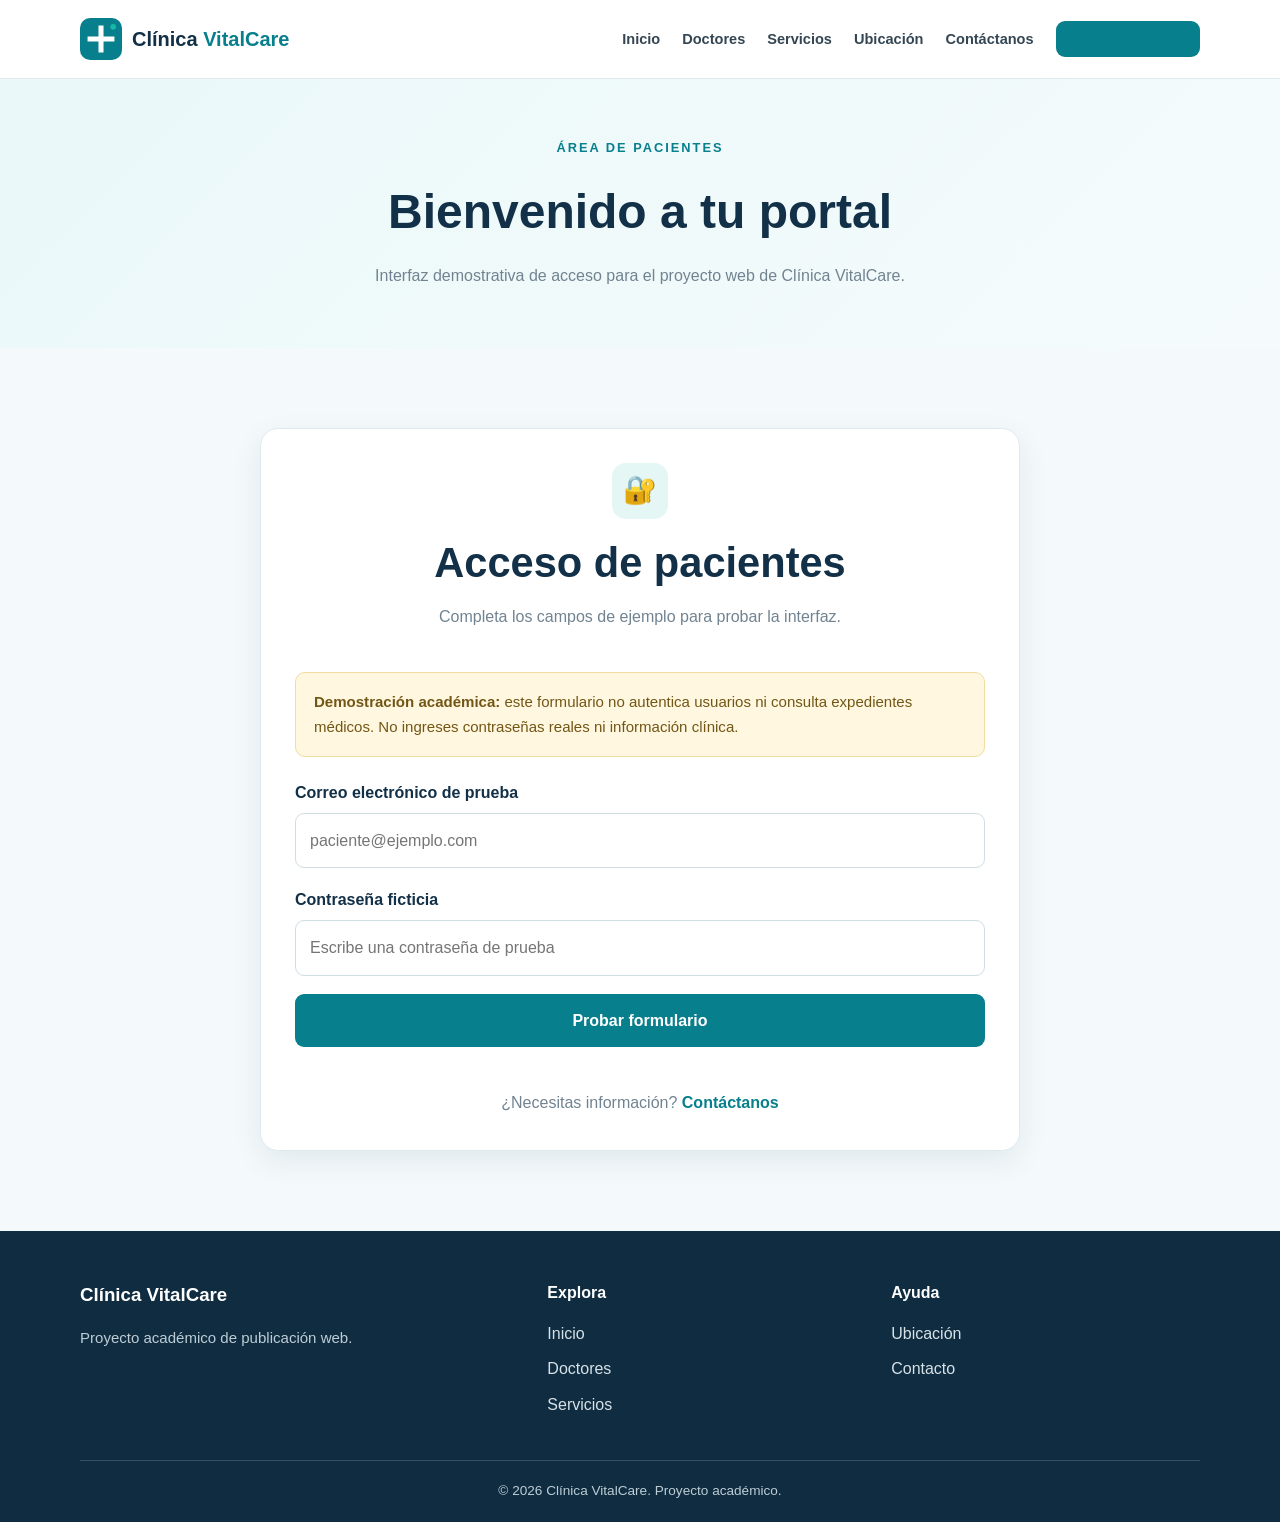
<file: accesopacientes.html>
<!DOCTYPE html>
<html lang="es">
<head>
    <meta charset="UTF-8">
    <meta name="viewport" content="width=device-width, initial-scale=1.0">
    <meta name="description" content="Portal demostrativo de pacientes de Clínica VitalCare.">
    <title>Acceso de pacientes | Clínica VitalCare</title>
    <link rel="stylesheet" href="css/styles.css">
    <script src="js/script.js" defer></script>
</head>
<body>

<header class="header">
    <nav class="navbar container" aria-label="Navegación principal">
        <a href="index.html" class="brand">
            <img src="img/logo.svg" alt="">
            <div>Clínica <span>VitalCare</span></div>
        </a>
        <button class="menu-toggle" id="menuButton"
            aria-label="Abrir menu" aria-expanded="false"
            aria-controls="navLinks">☰</button>
        <ul class="nav-links" id="navLinks">
            <li><a href="index.html">Inicio</a></li>
            <li><a href="doctores.html">Doctores</a></li>
            <li><a href="servicios.html">Servicios</a></li>
            <li><a href="ubicacion.html">Ubicación</a></li>
            <li><a href="contactanos.html">Contáctanos</a></li>
            <li><a class="nav-cta active" href="accesopacientes.html">Portal pacientes</a></li>
        </ul>
    </nav>
</header>

<main>
    <section class="page-banner">
        <div class="container">
            <div class="eyebrow">Área de pacientes</div>
            <h1>Bienvenido a tu portal</h1>
            <p>
                Interfaz demostrativa de acceso para el proyecto web
                de Clínica VitalCare.
            </p>
        </div>
    </section>

    <section class="section section-light">
        <div class="container">
            <div class="form-card">
                <div class="section-heading">
                    <div class="card-icon" style="margin: 0 auto 18px;">🔐</div>
                    <h2>Acceso de pacientes</h2>
                    <p>Completa los campos de ejemplo para probar la interfaz.</p>
                </div>

                <div class="notice">
                    <strong>Demostración académica:</strong> este formulario
                    no autentica usuarios ni consulta expedientes médicos.
                    No ingreses contraseñas reales ni información clínica.
                </div>

                <form id="patientForm">
                    <div class="form-group">
                        <label for="patientEmail">Correo electrónico de prueba</label>
                        <input
                            type="email"
                            id="patientEmail"
                            name="patientEmail"
                            placeholder="paciente@ejemplo.com"
                            autocomplete="off"
                            required>
                    </div>

                    <div class="form-group">
                        <label for="patientPassword">Contraseña ficticia</label>
                        <input
                            type="password"
                            id="patientPassword"
                            name="patientPassword"
                            placeholder="Escribe una contraseña de prueba"
                            autocomplete="new-password"
                            minlength="4"
                            required>
                    </div>

                    <button type="submit" class="btn btn-primary"
                        style="width: 100%;">
                        Probar formulario
                    </button>

                    <div class="form-message" id="patientMessage"
                        role="status" aria-live="polite"></div>
                </form>

                <p class="text-center text-muted mt-24">
                    ¿Necesitas información?
                    <a class="card-link" href="contactanos.html">Contáctanos</a>
                </p>
            </div>
        </div>
    </section>
</main>

<footer class="footer">
    <div class="container">
        <div class="footer-grid">
            <div>
                <h3>Clínica VitalCare</h3>
                <p>Proyecto académico de publicación web.</p>
            </div>
            <div>
                <h4>Explora</h4>
                <ul class="footer-links">
                    <li><a href="index.html">Inicio</a></li>
                    <li><a href="doctores.html">Doctores</a></li>
                    <li><a href="servicios.html">Servicios</a></li>
                </ul>
            </div>
            <div>
                <h4>Ayuda</h4>
                <ul class="footer-links">
                    <li><a href="ubicacion.html">Ubicación</a></li>
                    <li><a href="contactanos.html">Contacto</a></li>
                </ul>
            </div>
        </div>
        <div class="footer-bottom">
            © <span class="current-year"></span> Clínica VitalCare.
            Proyecto académico.
        </div>
    </div>
</footer>

</body>
</html>
</file>
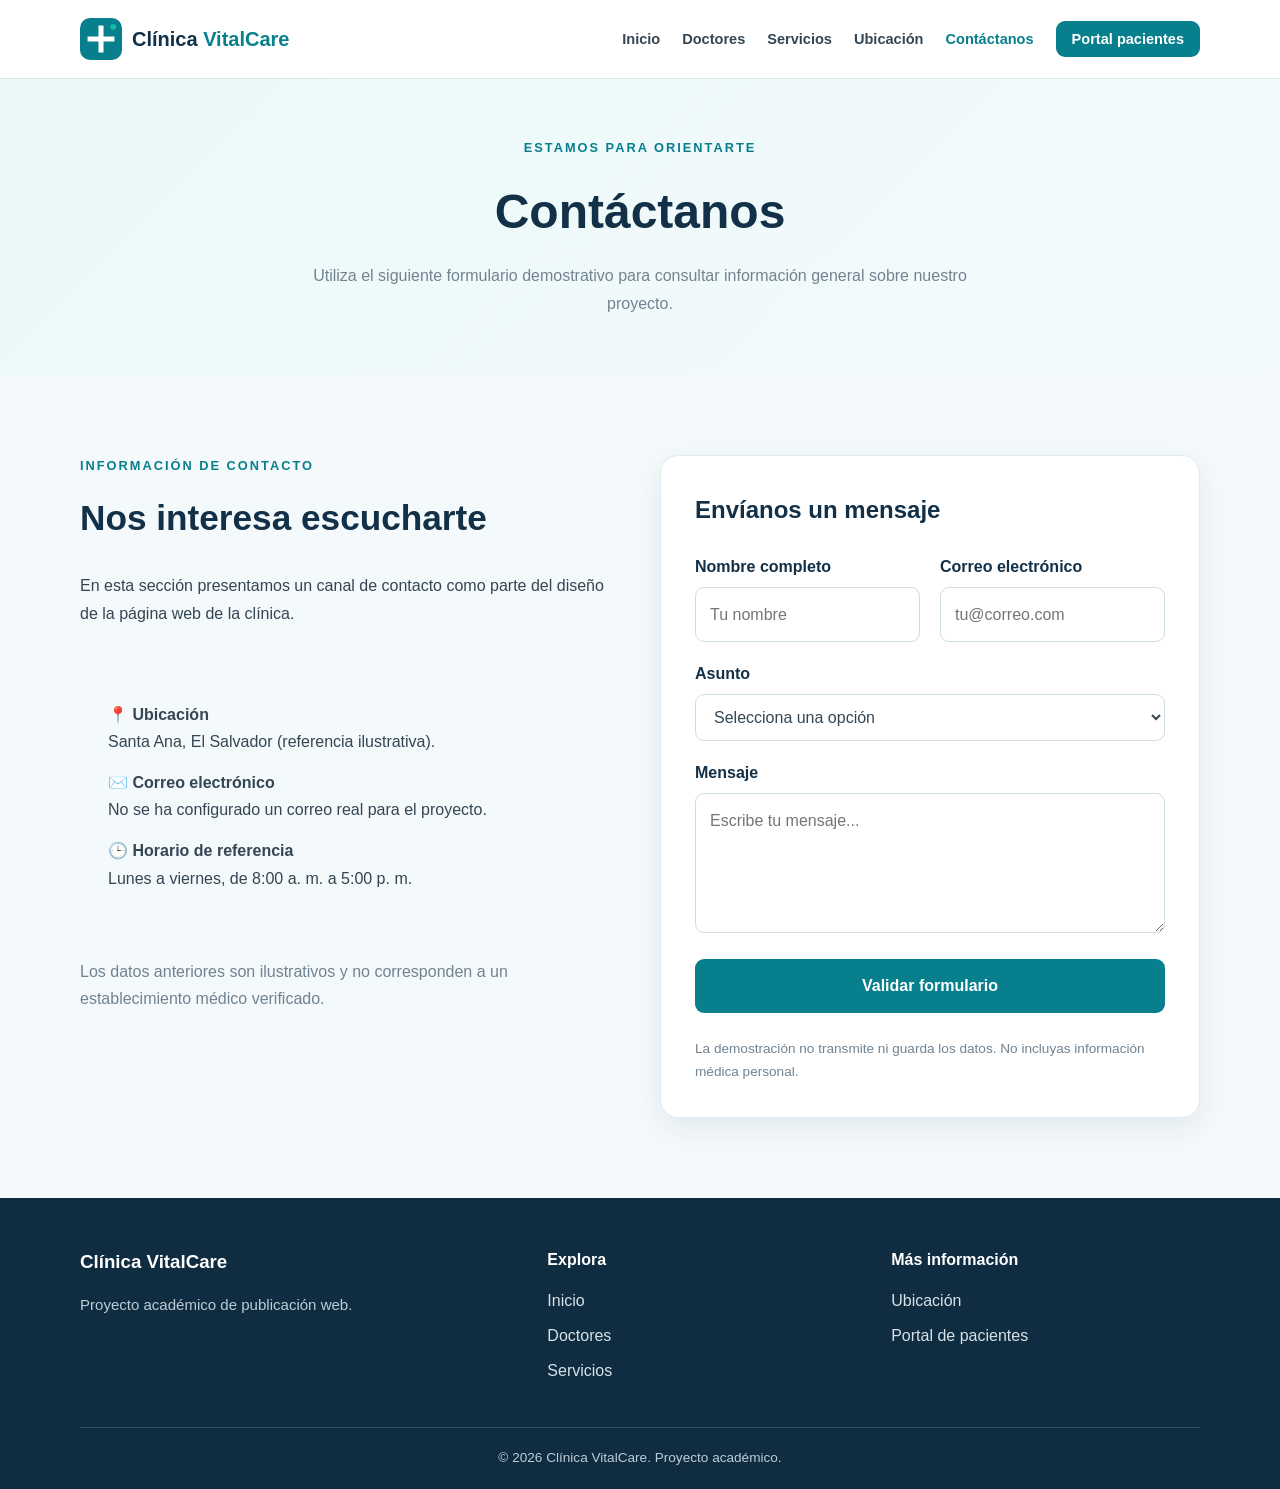
<file: contactanos.html>
<!DOCTYPE html>
<html lang="es">
<head>
    <meta charset="UTF-8">
    <meta name="viewport" content="width=device-width, initial-scale=1.0">
    <meta name="description" content="Formulario de contacto de Clínica VitalCare.">
    <title>Contáctanos | Clínica VitalCare</title>
    <link rel="stylesheet" href="css/styles.css">
    <script src="js/script.js" defer></script>
</head>
<body>

<header class="header">
    <nav class="navbar container" aria-label="Navegación principal">
        <a href="index.html" class="brand">
            <img src="img/logo.svg" alt="">
            <div>Clínica <span>VitalCare</span></div>
        </a>
        <button class="menu-toggle" id="menuButton"
            aria-label="Abrir menu" aria-expanded="false"
            aria-controls="navLinks">☰</button>
        <ul class="nav-links" id="navLinks">
            <li><a href="index.html">Inicio</a></li>
            <li><a href="doctores.html">Doctores</a></li>
            <li><a href="servicios.html">Servicios</a></li>
            <li><a href="ubicacion.html">Ubicación</a></li>
            <li><a class="active" href="contactanos.html">Contáctanos</a></li>
            <li><a class="nav-cta" href="accesopacientes.html">Portal pacientes</a></li>
        </ul>
    </nav>
</header>

<main>
    <section class="page-banner">
        <div class="container">
            <div class="eyebrow">Estamos para orientarte</div>
            <h1>Contáctanos</h1>
            <p>
                Utiliza el siguiente formulario demostrativo para consultar
                información general sobre nuestro proyecto.
            </p>
        </div>
    </section>

    <section class="section section-light">
        <div class="container two-column">
            <div>
                <div class="eyebrow">Información de contacto</div>
                <h2 style="color: var(--navy); font-size: 2.2rem;">
                    Nos interesa escucharte
                </h2>
                <p class="mt-24">
                    En esta sección presentamos un canal de contacto
                    como parte del diseño de la página web de la clínica.
                </p>

                <div class="info-panel mt-32">
                    <div class="info-row">
                        <strong>📍 Ubicación</strong>
                        <p>Santa Ana, El Salvador (referencia ilustrativa).</p>
                    </div>
                    <div class="info-row">
                        <strong>✉️ Correo electrónico</strong>
                        <p>No se ha configurado un correo real para el proyecto.</p>
                    </div>
                    <div class="info-row">
                        <strong>🕒 Horario de referencia</strong>
                        <p>Lunes a viernes, de 8:00 a. m. a 5:00 p. m.</p>
                    </div>
                </div>

                <p class="text-muted mt-24">
                    Los datos anteriores son ilustrativos y no corresponden
                    a un establecimiento médico verificado.
                </p>
            </div>

            <div class="form-card">
                <h2 style="color: var(--navy); margin-bottom: 22px;">
                    Envíanos un mensaje
                </h2>

                <form id="contactForm">
                    <div class="form-grid">
                        <div class="form-group">
                            <label for="name">Nombre completo</label>
                            <input type="text" id="name" name="name"
                                placeholder="Tu nombre" maxlength="100" required>
                        </div>

                        <div class="form-group">
                            <label for="email">Correo electrónico</label>
                            <input type="email" id="email" name="email"
                                placeholder="tu@correo.com" maxlength="150" required>
                        </div>
                    </div>

                    <div class="form-group">
                        <label for="subject">Asunto</label>
                        <select id="subject" name="subject" required>
                            <option value="">Selecciona una opción</option>
                            <option value="servicios">Información sobre servicios</option>
                            <option value="ubicacion">Información sobre ubicación</option>
                            <option value="general">Consulta general</option>
                            <option value="otro">Otro asunto</option>
                        </select>
                    </div>

                    <div class="form-group">
                        <label for="message">Mensaje</label>
                        <textarea id="message" name="message"
                            placeholder="Escribe tu mensaje..."
                            maxlength="1000" required></textarea>
                    </div>

                    <button class="btn btn-primary" type="submit"
                        style="width: 100%;">
                        Validar formulario
                    </button>

                    <div class="form-message" id="contactMessage"
                        role="status" aria-live="polite"></div>

                    <p class="text-muted mt-24" style="font-size: 0.85rem;">
                        La demostración no transmite ni guarda los datos.
                        No incluyas información médica personal.
                    </p>
                </form>
            </div>
        </div>
    </section>
</main>

<footer class="footer">
    <div class="container">
        <div class="footer-grid">
            <div>
                <h3>Clínica VitalCare</h3>
                <p>Proyecto académico de publicación web.</p>
            </div>
            <div>
                <h4>Explora</h4>
                <ul class="footer-links">
                    <li><a href="index.html">Inicio</a></li>
                    <li><a href="doctores.html">Doctores</a></li>
                    <li><a href="servicios.html">Servicios</a></li>
                </ul>
            </div>
            <div>
                <h4>Más información</h4>
                <ul class="footer-links">
                    <li><a href="ubicacion.html">Ubicación</a></li>
                    <li><a href="accesopacientes.html">Portal de pacientes</a></li>
                </ul>
            </div>
        </div>
        <div class="footer-bottom">
            © <span class="current-year"></span> Clínica VitalCare.
            Proyecto académico.
        </div>
    </div>
</footer>

</body>
</html>
</file>
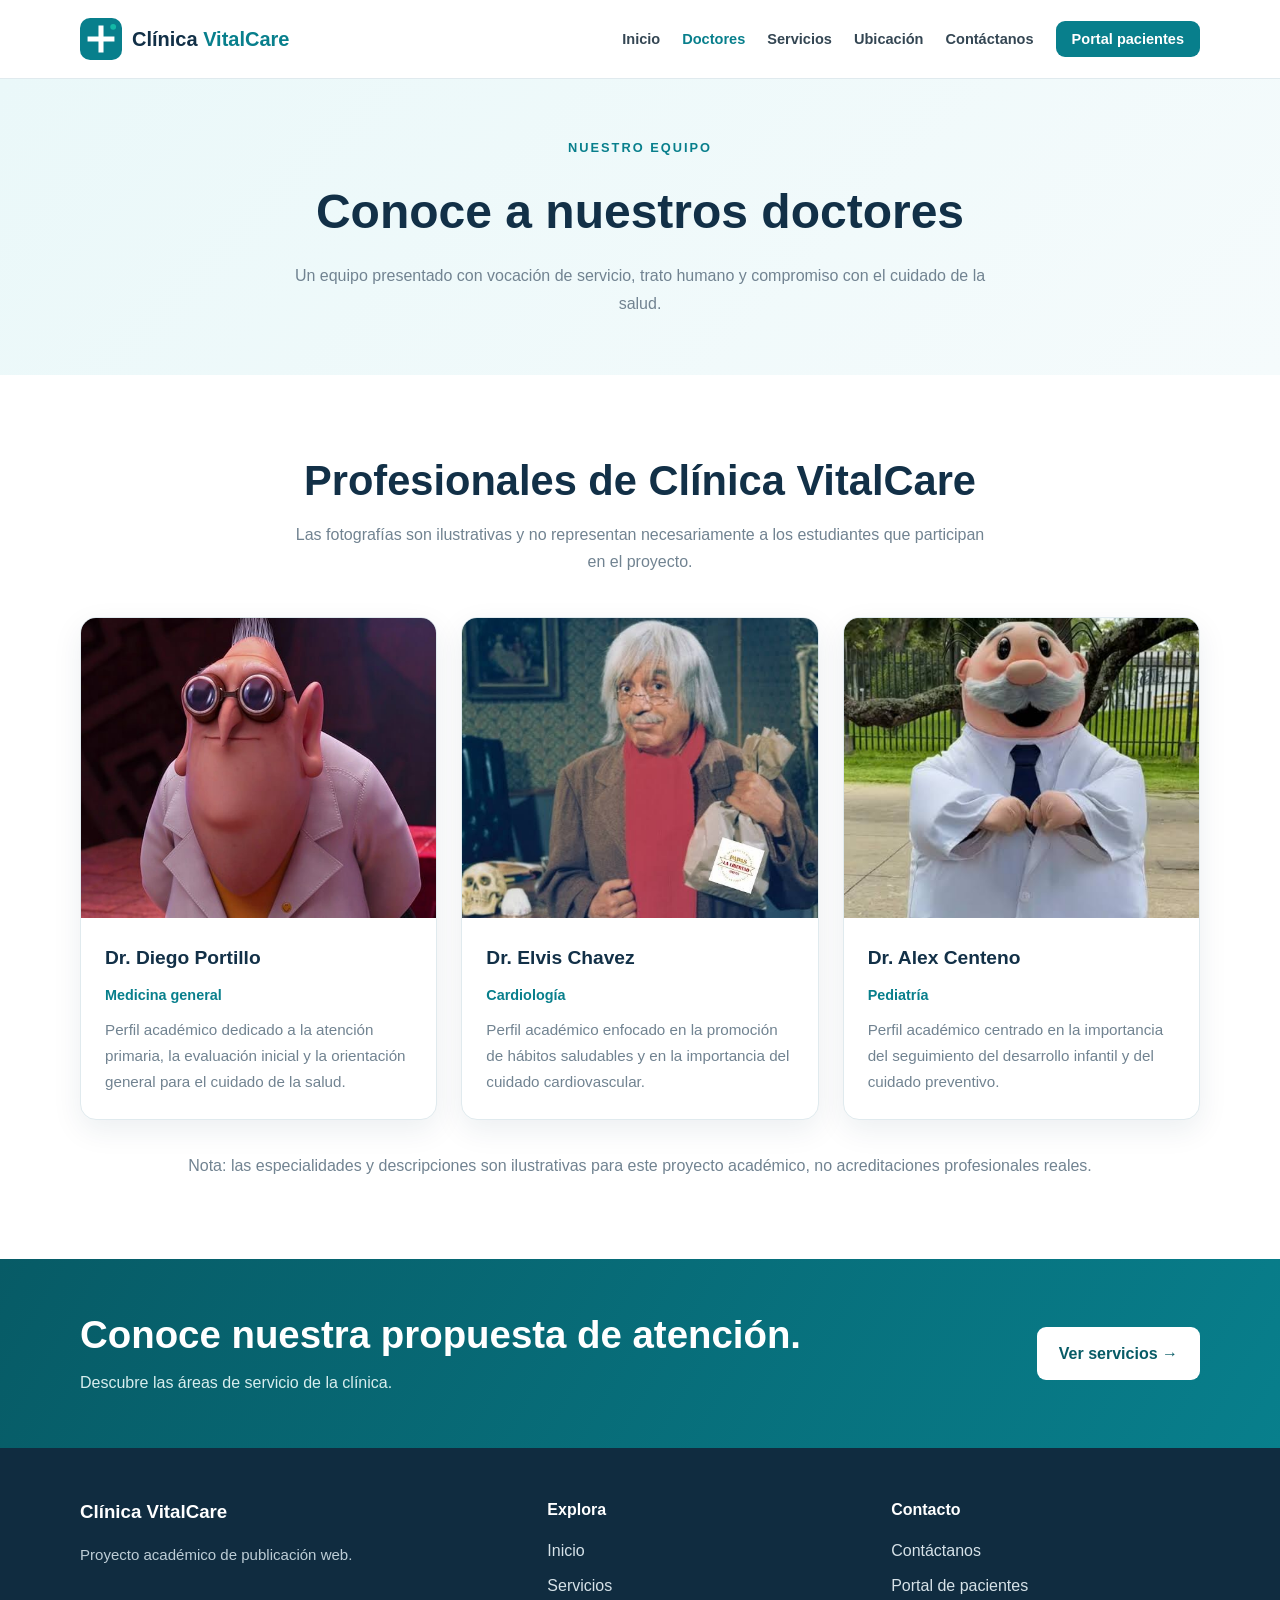
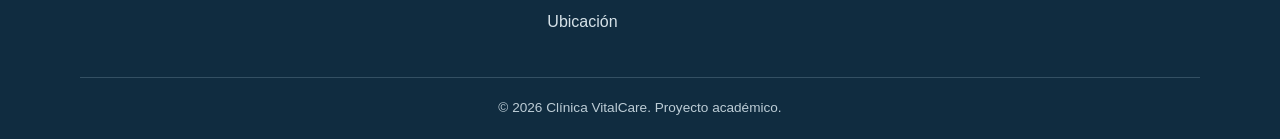
<file: doctores.html>
<!DOCTYPE html>
<html lang="es">
<head>
    <meta charset="UTF-8">
    <meta name="viewport" content="width=device-width, initial-scale=1.0">
    <meta name="description" content="Conoce al equipo médico de Clínica VitalCare.">
    <title>Nuestros doctores | Clínica VitalCare</title>
    <link rel="stylesheet" href="css/styles.css">
    <script src="js/script.js" defer></script>
</head>
<body>

<header class="header">
    <nav class="navbar container" aria-label="Navegación principal">
        <a href="index.html" class="brand">
            <img src="img/logo.svg" alt="">
            <div>Clínica <span>VitalCare</span></div>
        </a>
        <button class="menu-toggle" id="menuButton"
            aria-label="Abrir menu" aria-expanded="false"
            aria-controls="navLinks">☰</button>
        <ul class="nav-links" id="navLinks">
            <li><a href="index.html">Inicio</a></li>
            <li><a class="active" href="doctores.html">Doctores</a></li>
            <li><a href="servicios.html">Servicios</a></li>
            <li><a href="ubicacion.html">Ubicación</a></li>
            <li><a href="contactanos.html">Contáctanos</a></li>
            <li><a class="nav-cta" href="accesopacientes.html">Portal pacientes</a></li>
        </ul>
    </nav>
</header>

<main>
    <section class="page-banner">
        <div class="container">
            <div class="eyebrow">Nuestro equipo</div>
            <h1>Conoce a nuestros doctores</h1>
            <p>
                Un equipo presentado con vocación de servicio, trato humano
                y compromiso con el cuidado de la salud.
            </p>
        </div>
    </section>

    <section class="section">
        <div class="container">
            <div class="section-heading">
                <h2>Profesionales de Clínica VitalCare</h2>
                <p>
                    Las fotografías son ilustrativas y no representan
                    necesariamente a los estudiantes que participan en el proyecto.
                </p>
            </div>

            <div class="card-grid">
                <article class="card doctor-card">
                    <img
                        src="img/drnefario.jpg"
                        alt="Fotografía ilustrativa de un médico">
                    <div class="doctor-info">
                        <h3>Dr. Diego Portillo</h3>
                        <div class="specialty">Medicina general</div>
                        <p>
                            Perfil académico dedicado a la atención primaria,
                            la evaluación inicial y la orientación general
                            para el cuidado de la salud.
                        </p>
                    </div>
                </article>

                <article class="card doctor-card">
                    <img
                        src="img/drchapatin.jpeg"
                        alt="Fotografía ilustrativa de un médico">
                    <div class="doctor-info">
                        <h3>Dr. Elvis Chavez</h3>
                        <div class="specialty">Cardiología</div>
                        <p>
                            Perfil académico enfocado en la promoción de
                            hábitos saludables y en la importancia del
                            cuidado cardiovascular.
                        </p>
                    </div>
                </article>

                <article class="card doctor-card">
                    <img
                        src="img/drsimi.jpg"
                        alt="Fotografía ilustrativa de un médico">
                    <div class="doctor-info">
                        <h3>Dr. Alex Centeno</h3>
                        <div class="specialty">Pediatría</div>
                        <p>
                            Perfil académico centrado en la importancia
                            del seguimiento del desarrollo infantil y
                            del cuidado preventivo.
                        </p>
                    </div>
                </article>
            </div>

            <p class="text-center text-muted mt-32">
                Nota: las especialidades y descripciones son ilustrativas
                para este proyecto académico, no acreditaciones profesionales reales.
            </p>
        </div>
    </section>

    <section class="cta">
        <div class="container cta-inner">
            <div>
                <h2>Conoce nuestra propuesta de atención.</h2>
                <p>Descubre las áreas de servicio de la clínica.</p>
            </div>
            <a class="btn btn-white" href="servicios.html">Ver servicios →</a>
        </div>
    </section>
</main>

<footer class="footer">
    <div class="container">
        <div class="footer-grid">
            <div>
                <h3>Clínica VitalCare</h3>
                <p>Proyecto académico de publicación web.</p>
            </div>
            <div>
                <h4>Explora</h4>
                <ul class="footer-links">
                    <li><a href="index.html">Inicio</a></li>
                    <li><a href="servicios.html">Servicios</a></li>
                    <li><a href="ubicacion.html">Ubicación</a></li>
                </ul>
            </div>
            <div>
                <h4>Contacto</h4>
                <ul class="footer-links">
                    <li><a href="contactanos.html">Contáctanos</a></li>
                    <li><a href="accesopacientes.html">Portal de pacientes</a></li>
                </ul>
            </div>
        </div>
        <div class="footer-bottom">
            © <span class="current-year"></span> Clínica VitalCare.
            Proyecto académico.
        </div>
    </div>
</footer>

</body>
</html>
</file>
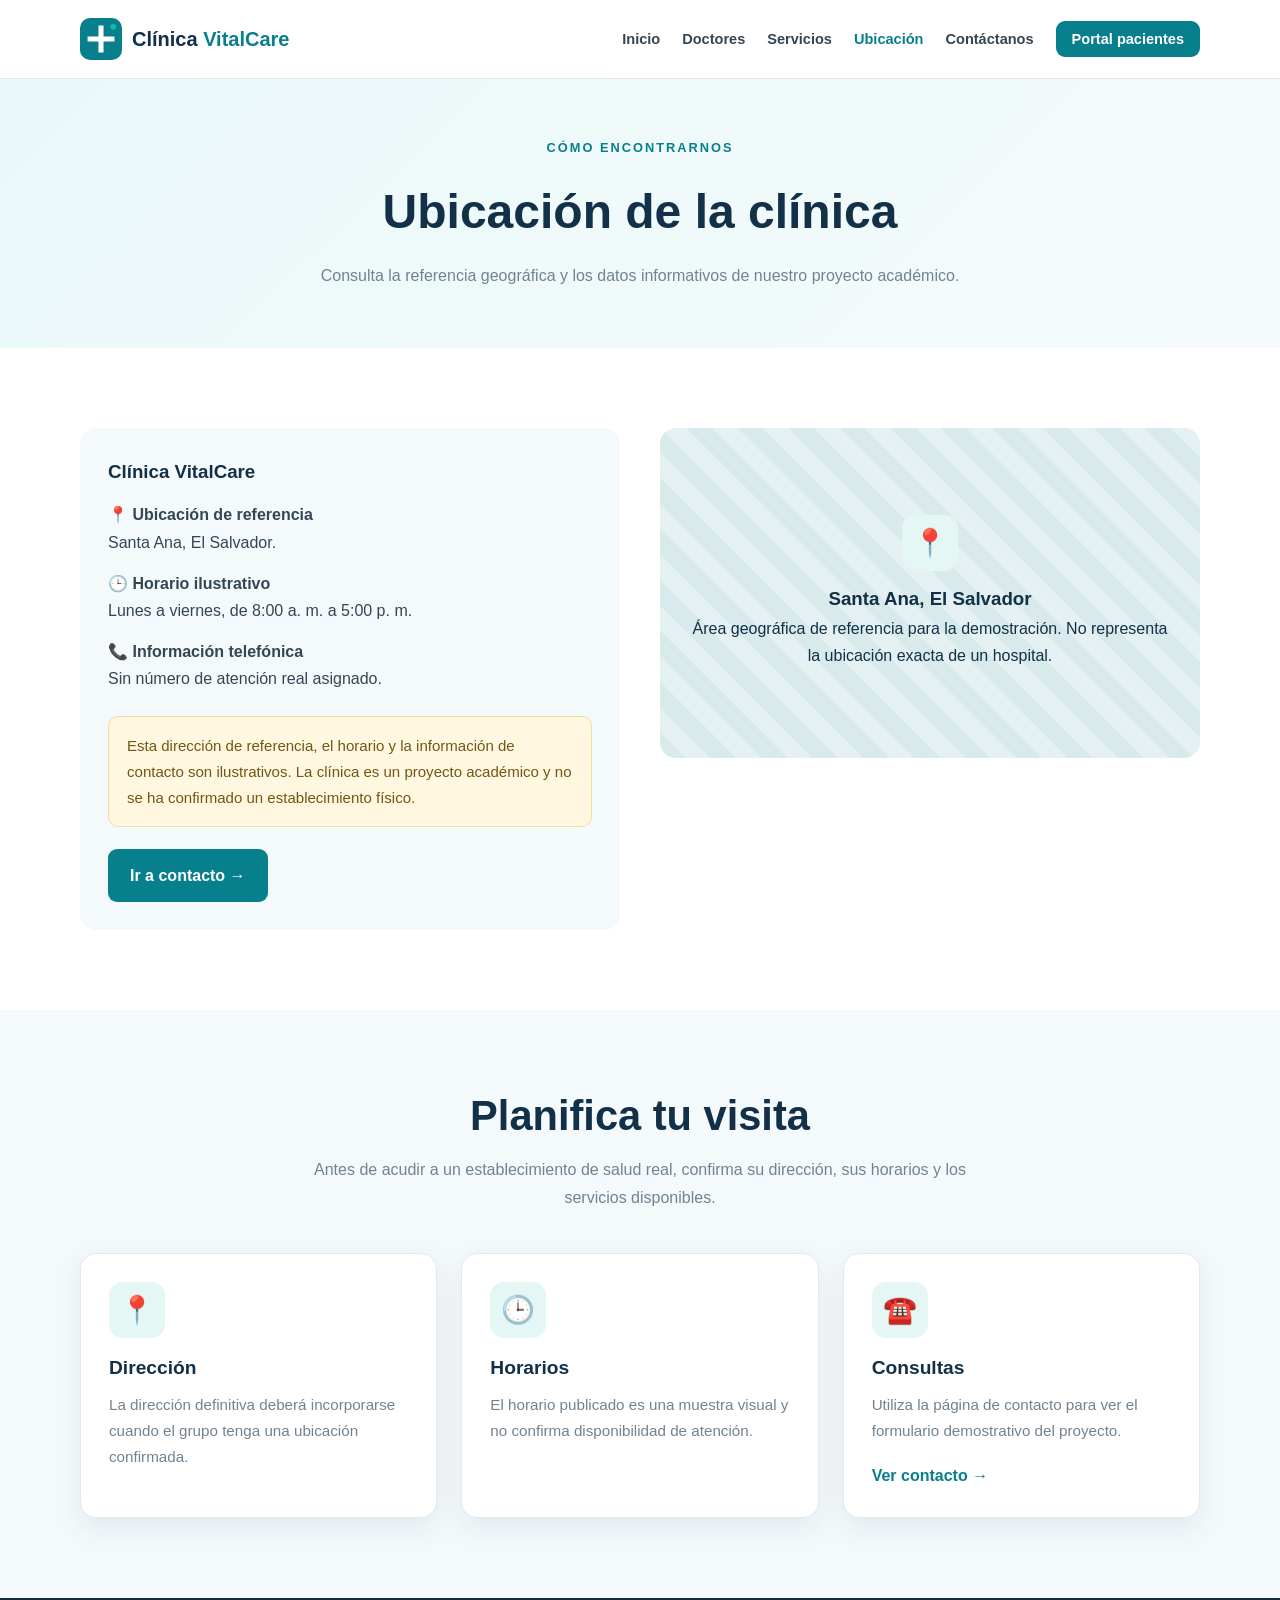
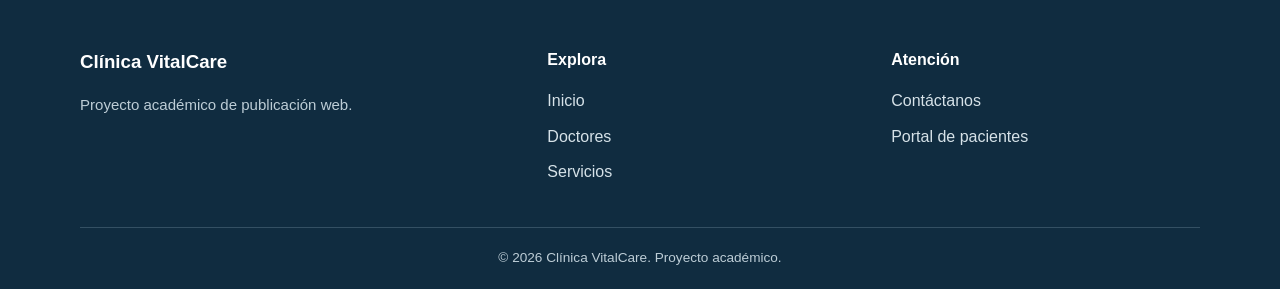
<file: ubicacion.html>
<!DOCTYPE html>
<html lang="es">
<head>
    <meta charset="UTF-8">
    <meta name="viewport" content="width=device-width, initial-scale=1.0">
    <meta name="description" content="Información de ubicación de Clínica VitalCare.">
    <title>Ubicación | Clínica VitalCare</title>
    <link rel="stylesheet" href="css/styles.css">
    <script src="js/script.js" defer></script>
</head>
<body>

<header class="header">
    <nav class="navbar container" aria-label="Navegación principal">
        <a href="index.html" class="brand">
            <img src="img/logo.svg" alt="">
            <div>Clínica <span>VitalCare</span></div>
        </a>
        <button class="menu-toggle" id="menuButton"
            aria-label="Abrir menu" aria-expanded="false"
            aria-controls="navLinks">☰</button>
        <ul class="nav-links" id="navLinks">
            <li><a href="index.html">Inicio</a></li>
            <li><a href="doctores.html">Doctores</a></li>
            <li><a href="servicios.html">Servicios</a></li>
            <li><a class="active" href="ubicacion.html">Ubicación</a></li>
            <li><a href="contactanos.html">Contáctanos</a></li>
            <li><a class="nav-cta" href="accesopacientes.html">Portal pacientes</a></li>
        </ul>
    </nav>
</header>

<main>
    <section class="page-banner">
        <div class="container">
            <div class="eyebrow">Cómo encontrarnos</div>
            <h1>Ubicación de la clínica</h1>
            <p>
                Consulta la referencia geográfica y los datos informativos
                de nuestro proyecto académico.
            </p>
        </div>
    </section>

    <section class="section">
        <div class="container two-column">
            <div class="info-panel">
                <h3>Clínica VitalCare</h3>

                <div class="info-row">
                    <strong>📍 Ubicación de referencia</strong>
                    <p>Santa Ana, El Salvador.</p>
                </div>

                <div class="info-row">
                    <strong>🕒 Horario ilustrativo</strong>
                    <p>Lunes a viernes, de 8:00 a. m. a 5:00 p. m.</p>
                </div>

                <div class="info-row">
                    <strong>📞 Información telefónica</strong>
                    <p>Sin número de atención real asignado.</p>
                </div>

                <div class="notice mt-24">
                    Esta dirección de referencia, el horario y la información
                    de contacto son ilustrativos. La clínica es un proyecto
                    académico y no se ha confirmado un establecimiento físico.
                </div>

                <a class="btn btn-primary" href="contactanos.html">
                    Ir a contacto →
                </a>
            </div>

            <div class="map-placeholder">
                <div>
                    <div class="card-icon">📍</div>
                    <h3>Santa Ana, El Salvador</h3>
                    <p>
                        Área geográfica de referencia para la demostración.
                        No representa la ubicación exacta de un hospital.
                    </p>
                </div>
            </div>
        </div>
    </section>

    <section class="section section-light">
        <div class="container">
            <div class="section-heading">
                <h2>Planifica tu visita</h2>
                <p>
                    Antes de acudir a un establecimiento de salud real,
                    confirma su dirección, sus horarios y los servicios disponibles.
                </p>
            </div>

            <div class="card-grid">
                <article class="card">
                    <div class="card-icon">📍</div>
                    <h3>Dirección</h3>
                    <p>La dirección definitiva deberá incorporarse cuando
                    el grupo tenga una ubicación confirmada.</p>
                </article>

                <article class="card">
                    <div class="card-icon">🕒</div>
                    <h3>Horarios</h3>
                    <p>El horario publicado es una muestra visual y no
                    confirma disponibilidad de atención.</p>
                </article>

                <article class="card">
                    <div class="card-icon">☎️</div>
                    <h3>Consultas</h3>
                    <p>Utiliza la página de contacto para ver el formulario
                    demostrativo del proyecto.</p>
                    <a class="card-link" href="contactanos.html">Ver contacto →</a>
                </article>
            </div>
        </div>
    </section>
</main>

<footer class="footer">
    <div class="container">
        <div class="footer-grid">
            <div>
                <h3>Clínica VitalCare</h3>
                <p>Proyecto académico de publicación web.</p>
            </div>
            <div>
                <h4>Explora</h4>
                <ul class="footer-links">
                    <li><a href="index.html">Inicio</a></li>
                    <li><a href="doctores.html">Doctores</a></li>
                    <li><a href="servicios.html">Servicios</a></li>
                </ul>
            </div>
            <div>
                <h4>Atención</h4>
                <ul class="footer-links">
                    <li><a href="contactanos.html">Contáctanos</a></li>
                    <li><a href="accesopacientes.html">Portal de pacientes</a></li>
                </ul>
            </div>
        </div>
        <div class="footer-bottom">
            © <span class="current-year"></span> Clínica VitalCare.
            Proyecto académico.
        </div>
    </div>
</footer>

</body>
</html>
</file>
<file: css/styles.css>
/* =========================================
   CLINICA VITALCARE - ESTILOS GENERALES
========================================= */

:root {
    --primary: #087f8c;
    --primary-dark: #075b66;
    --secondary: #14b8a6;
    --navy: #123047;
    --background: #f4f9fb;
    --white: #ffffff;
    --text: #344653;
    --muted: #718391;
    --border: #e0eaee;
    --shadow: 0 10px 30px rgba(18, 48, 71, 0.08);
}

* {
    margin: 0;
    padding: 0;
    box-sizing: border-box;
}

html {
    scroll-behavior: smooth;
}

body {
    font-family: Arial, Helvetica, sans-serif;
    color: var(--text);
    background: var(--white);
    line-height: 1.7;
}

a {
    color: inherit;
    text-decoration: none;
}

img {
    max-width: 100%;
    display: block;
}

button,
input,
textarea,
select {
    font: inherit;
}

button,
.btn {
    cursor: pointer;
}

.container {
    width: min(1120px, 90%);
    margin: auto;
}

.section {
    padding: 80px 0;
}

.section-light {
    background: var(--background);
}

.section-heading {
    text-align: center;
    max-width: 700px;
    margin: 0 auto 42px;
}

.section-heading h2 {
    color: var(--navy);
    font-size: clamp(1.8rem, 4vw, 2.6rem);
    line-height: 1.25;
    margin-bottom: 14px;
}

.section-heading p {
    color: var(--muted);
}

.eyebrow {
    color: var(--primary);
    text-transform: uppercase;
    letter-spacing: 2px;
    font-size: 0.8rem;
    font-weight: 700;
    margin-bottom: 12px;
}

.text-center {
    text-align: center;
}

.text-muted {
    color: var(--muted);
}

.mt-24 {
    margin-top: 24px;
}

.mt-32 {
    margin-top: 32px;
}

/* ENCABEZADO Y NAVEGACION */

.header {
    background: var(--white);
    border-bottom: 1px solid var(--border);
    position: sticky;
    top: 0;
    z-index: 1000;
}

.navbar {
    min-height: 78px;
    display: flex;
    align-items: center;
    justify-content: space-between;
    gap: 24px;
}

.brand {
    display: flex;
    align-items: center;
    gap: 10px;
    color: var(--navy);
    font-weight: 800;
    font-size: 1.25rem;
    white-space: nowrap;
}

.brand img {
    width: 42px;
    height: 42px;
}

.brand span {
    color: var(--primary);
}

.nav-links {
    display: flex;
    align-items: center;
    gap: 22px;
    list-style: none;
}

.nav-links a {
    color: var(--text);
    font-size: 0.91rem;
    font-weight: 600;
    transition: color 0.2s;
}

.nav-links a:hover,
.nav-links a.active {
    color: var(--primary);
}

.nav-links .nav-cta {
    background: var(--primary);
    color: var(--white);
    padding: 10px 16px;
    border-radius: 9px;
}

.nav-links .nav-cta:hover {
    background: var(--primary-dark);
    color: var(--white);
}

.menu-toggle {
    display: none;
    border: 0;
    background: var(--background);
    color: var(--navy);
    border-radius: 8px;
    padding: 8px 12px;
    font-size: 1.4rem;
}

/* BOTONES */

.btn {
    display: inline-flex;
    align-items: center;
    justify-content: center;
    gap: 8px;
    border: 0;
    border-radius: 9px;
    padding: 13px 22px;
    font-weight: 700;
    transition: transform 0.2s, background 0.2s;
}

.btn:hover {
    transform: translateY(-2px);
}

.btn-primary {
    color: var(--white);
    background: var(--primary);
}

.btn-primary:hover {
    background: var(--primary-dark);
}

.btn-outline {
    border: 1px solid var(--primary);
    color: var(--primary);
    background: transparent;
}

.btn-outline:hover {
    background: #e9f8f8;
}

.btn-white {
    color: var(--primary-dark);
    background: var(--white);
}

/* PORTADA */

.hero {
    background:
        radial-gradient(circle at 85% 20%, #c9f4ed 0, transparent 30%),
        linear-gradient(135deg, #f2fbfc, #e7f5f8);
    padding: 78px 0;
    overflow: hidden;
}

.hero-grid {
    display: grid;
    grid-template-columns: 1.1fr 0.9fr;
    align-items: center;
    gap: 54px;
}

.hero h1 {
    color: var(--navy);
    font-size: clamp(2.4rem, 5vw, 4rem);
    line-height: 1.12;
    margin-bottom: 22px;
    letter-spacing: -1.5px;
}

.hero h1 span {
    color: var(--primary);
}

.hero p {
    color: var(--muted);
    font-size: 1.08rem;
    max-width: 580px;
    margin-bottom: 28px;
}

.hero-actions {
    display: flex;
    flex-wrap: wrap;
    gap: 12px;
}

.hero-image {
    width: 100%;
    height: 420px;
    object-fit: cover;
    border-radius: 28px;
    box-shadow: var(--shadow);
}

.hero-note {
    display: flex;
    align-items: center;
    gap: 12px;
    margin-top: 28px;
    color: var(--muted);
    font-size: 0.92rem;
}

.status-dot {
    width: 11px;
    height: 11px;
    background: #21b77a;
    border-radius: 50%;
    flex-shrink: 0;
}

/* TARJETAS */

.card-grid {
    display: grid;
    grid-template-columns: repeat(3, minmax(0, 1fr));
    gap: 24px;
}

.card {
    background: var(--white);
    border: 1px solid var(--border);
    border-radius: 16px;
    padding: 28px;
    box-shadow: var(--shadow);
    transition: transform 0.2s;
}

.card:hover {
    transform: translateY(-5px);
}

.card h3 {
    color: var(--navy);
    margin: 14px 0 8px;
    font-size: 1.2rem;
}

.card p {
    color: var(--muted);
    font-size: 0.95rem;
}

.card-icon {
    display: grid;
    place-items: center;
    width: 56px;
    height: 56px;
    border-radius: 14px;
    background: #e4f7f5;
    color: var(--primary);
    font-size: 1.7rem;
}

.card-link {
    display: inline-block;
    margin-top: 18px;
    color: var(--primary);
    font-weight: 700;
}

/* DOCTORES */

.doctor-card {
    padding: 0;
    overflow: hidden;
}

.doctor-card img {
    width: 100%;
    height: 300px;
    object-fit: cover;
    object-position: center 25%;
    background: #e6f0f2;
}

.doctor-info {
    padding: 24px;
}

.doctor-info h3 {
    margin-top: 0;
}

.specialty {
    color: var(--primary);
    font-size: 0.9rem;
    font-weight: 700;
    margin-bottom: 10px;
}

/* TITULOS INTERNOS */

.page-banner {
    background: linear-gradient(135deg, #eaf8f9, #f5fbfc);
    padding: 58px 0;
    text-align: center;
}

.page-banner h1 {
    color: var(--navy);
    font-size: clamp(2rem, 4vw, 3rem);
    margin-bottom: 10px;
}

.page-banner p {
    color: var(--muted);
    max-width: 720px;
    margin: auto;
}

/* CONTENIDO EN DOS COLUMNAS */

.two-column {
    display: grid;
    grid-template-columns: repeat(2, minmax(0, 1fr));
    gap: 40px;
    align-items: start;
}

.content-image {
    width: 100%;
    min-height: 300px;
    height: 100%;
    max-height: 430px;
    object-fit: cover;
    border-radius: 18px;
}

.feature-list {
    list-style: none;
    margin: 22px 0;
}

.feature-list li {
    margin-bottom: 12px;
    padding-left: 28px;
    position: relative;
}

.feature-list li::before {
    content: "✓";
    position: absolute;
    left: 0;
    color: var(--primary);
    font-weight: 800;
}

/* FORMULARIOS */

.form-card {
    max-width: 760px;
    margin: auto;
    padding: 34px;
    background: var(--white);
    border: 1px solid var(--border);
    border-radius: 18px;
    box-shadow: var(--shadow);
}

.form-grid {
    display: grid;
    grid-template-columns: repeat(2, minmax(0, 1fr));
    gap: 20px;
}

.form-group {
    margin-bottom: 18px;
}

.form-group label {
    display: block;
    font-weight: 700;
    color: var(--navy);
    margin-bottom: 7px;
}

.form-group input,
.form-group textarea,
.form-group select {
    width: 100%;
    padding: 13px 14px;
    border: 1px solid #cfdee4;
    border-radius: 9px;
    outline: none;
    background: #fff;
    color: var(--text);
}

.form-group input:focus,
.form-group textarea:focus,
.form-group select:focus {
    border-color: var(--primary);
    box-shadow: 0 0 0 3px rgba(8, 127, 140, 0.1);
}

.form-group textarea {
    min-height: 140px;
    resize: vertical;
}

.form-message {
    margin-top: 18px;
    padding: 12px;
    border-radius: 8px;
    background: #e5f8f0;
    color: #176b4b;
    display: none;
}

.notice {
    padding: 16px 18px;
    border-radius: 10px;
    background: #fff7df;
    border: 1px solid #f1dda0;
    color: #725616;
    margin-bottom: 22px;
    font-size: 0.94rem;
}

/* UBICACION Y CONTACTO */

.info-panel {
    padding: 28px;
    background: var(--background);
    border-radius: 16px;
}

.info-panel h3 {
    color: var(--navy);
    margin-bottom: 12px;
}

.info-row {
    margin: 14px 0;
}

.map-placeholder {
    min-height: 330px;
    display: grid;
    place-items: center;
    text-align: center;
    padding: 30px;
    border-radius: 16px;
    background:
        linear-gradient(rgba(8, 127, 140, 0.07), rgba(8, 127, 140, 0.07)),
        repeating-linear-gradient(45deg, #e8f2f2, #e8f2f2 18px, #f5f9f9 18px, #f5f9f9 36px);
    color: var(--navy);
}

.map-placeholder .card-icon {
    margin: 0 auto 12px;
}

/* LLAMADO A LA ACCION */

.cta {
    background: linear-gradient(120deg, #075b66, #087f8c);
    color: var(--white);
    padding: 52px 0;
}

.cta-inner {
    display: flex;
    justify-content: space-between;
    align-items: center;
    gap: 30px;
}

.cta h2 {
    font-size: clamp(1.7rem, 3vw, 2.4rem);
    line-height: 1.25;
    margin-bottom: 10px;
}

.cta p {
    color: #d7eeee;
}

/* PIE DE PAGINA */

.footer {
    background: #102c40;
    color: #d6e2e8;
    padding: 48px 0 20px;
}

.footer-grid {
    display: grid;
    grid-template-columns: 1.4fr 1fr 1fr;
    gap: 35px;
    margin-bottom: 34px;
}

.footer h3,
.footer h4 {
    color: var(--white);
    margin-bottom: 14px;
}

.footer p {
    color: #bdcdd6;
    font-size: 0.94rem;
}

.footer-links {
    list-style: none;
}

.footer-links li {
    margin: 8px 0;
}

.footer-links a:hover {
    color: #8de3d9;
}

.footer-bottom {
    border-top: 1px solid #345063;
    padding-top: 18px;
    text-align: center;
    color: #bdcdd6;
    font-size: 0.85rem;
}

/* RESPONSIVE */

@media (max-width: 1000px) {
    .nav-links {
        gap: 12px;
    }

    .nav-links a {
        font-size: 0.84rem;
    }

    .hero-grid {
        gap: 30px;
    }

    .card-grid {
        grid-template-columns: repeat(2, minmax(0, 1fr));
    }
}

@media (max-width: 780px) {
    .navbar {
        min-height: 70px;
    }

    .menu-toggle {
        display: block;
    }

    .nav-links {
        display: none;
        position: absolute;
        top: 70px;
        left: 0;
        right: 0;
        padding: 20px 5%;
        background: var(--white);
        border-bottom: 1px solid var(--border);
        box-shadow: var(--shadow);
        flex-direction: column;
        align-items: stretch;
        gap: 14px;
    }

    .nav-links.open {
        display: flex;
    }

    .nav-links a {
        display: block;
        font-size: 0.96rem;
        padding: 5px 0;
    }

    .nav-links .nav-cta {
        text-align: center;
    }

    .hero {
        padding: 52px 0;
    }

    .hero-grid,
    .two-column {
        grid-template-columns: 1fr;
    }

    .hero-image {
        height: 320px;
    }

    .section {
        padding: 58px 0;
    }

    .cta-inner {
        align-items: flex-start;
        flex-direction: column;
    }

    .footer-grid {
        grid-template-columns: 1fr 1fr;
    }
}

@media (max-width: 540px) {
    .card-grid,
    .form-grid,
    .footer-grid {
        grid-template-columns: 1fr;
    }

    .form-card {
        padding: 22px;
    }

    .hero h1 {
        font-size: 2.5rem;
    }

    .hero-actions .btn {
        width: 100%;
    }

    .doctor-card img {
        height: 320px;
    }

    .brand {
        font-size: 1.05rem;
    }
}
</file>
